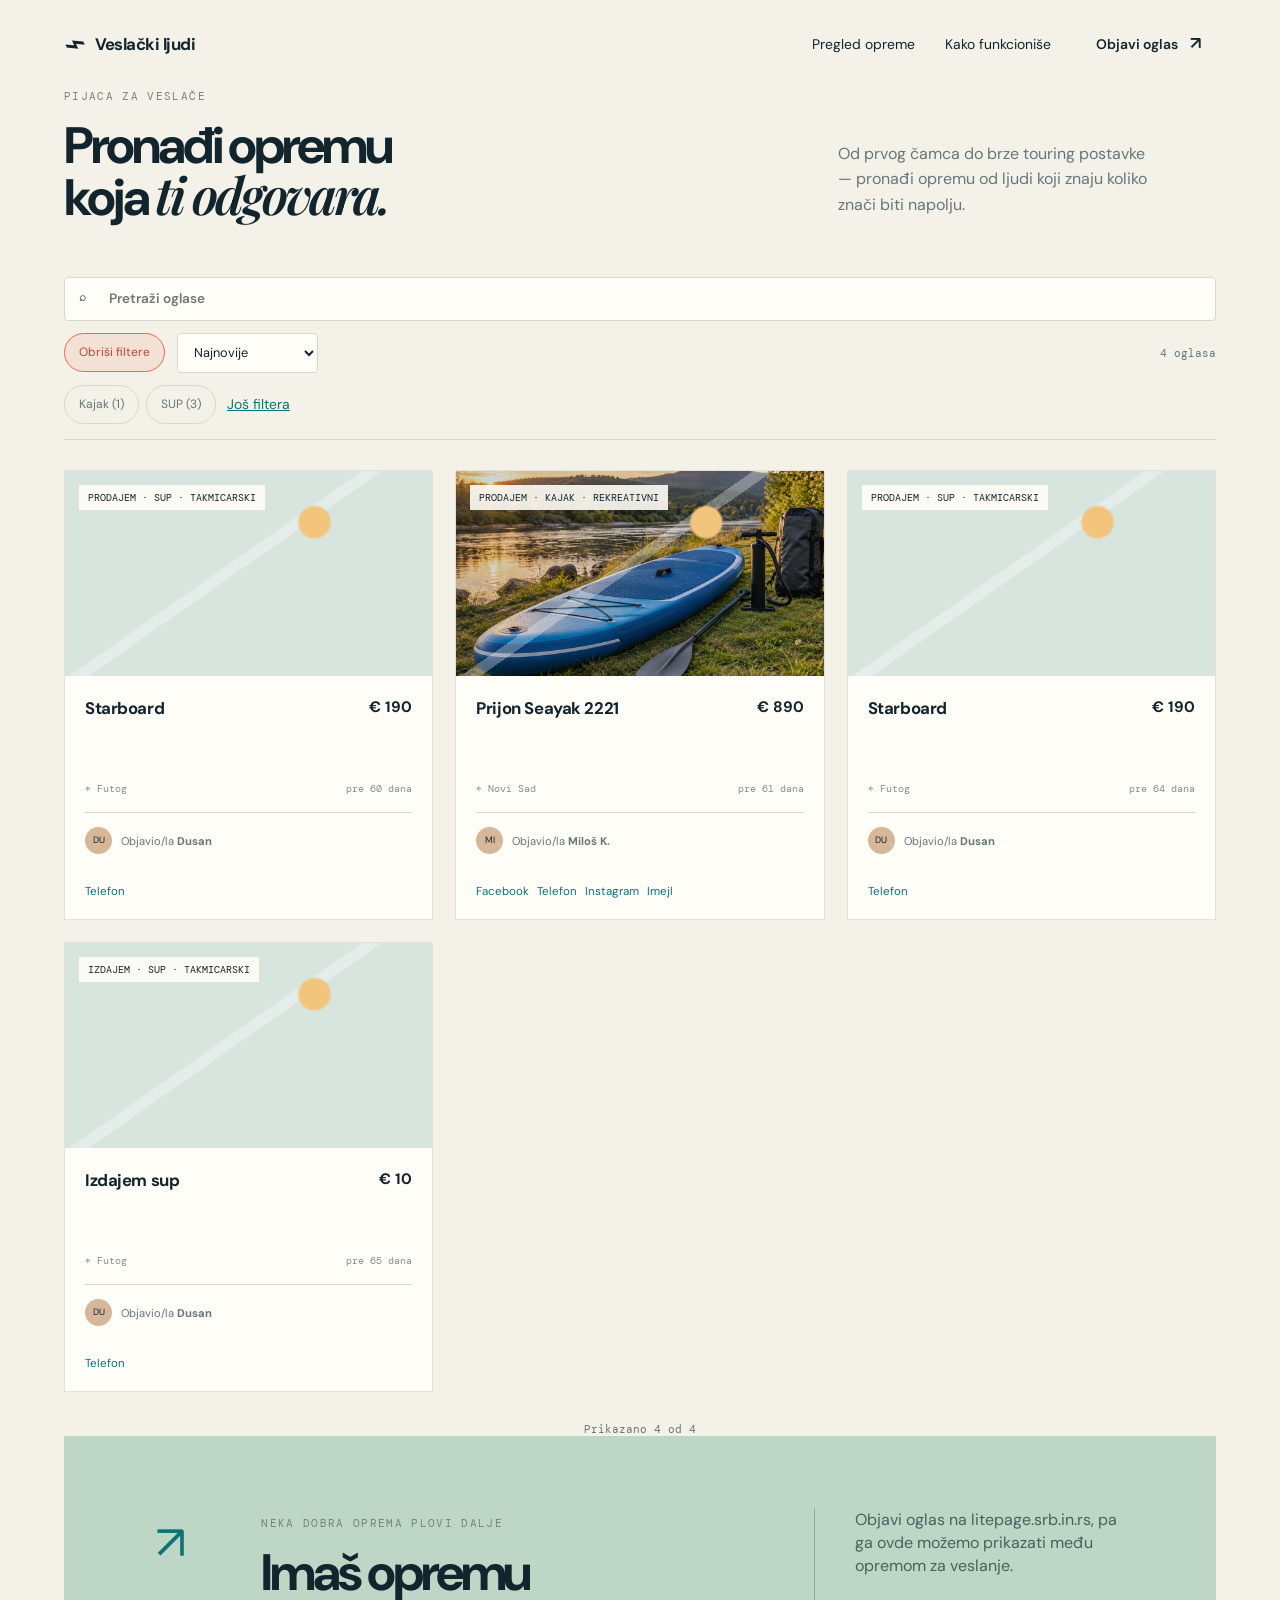
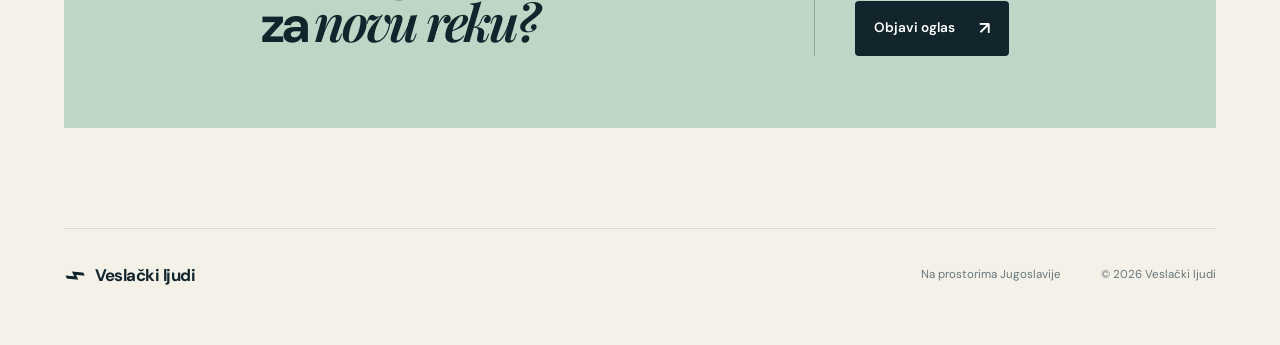
<file: index.html>
<!doctype html>
<html lang="sr">
<head><meta charset="utf-8"><meta name="viewport" content="width=device-width, initial-scale=1"><title>Veslački ljudi — oprema za veslanje, blizu tebe</title><meta name="description" content="Lokalna pijaca za kajake, kanue, SUP daske, čamce na vesla i opremu za veslanje."><meta property="og:title" content="Veslački ljudi — oprema za veslanje, blizu tebe"><meta property="og:description" content="Lokalna pijaca za kajake, kanue, SUP daske, čamce na vesla i opremu za veslanje."><meta property="og:image" content="https://oglasi.trk-po-sup.in.rs/assets/hero-paddling.png"><meta property="og:url" content="https://oglasi.trk-po-sup.in.rs/"><meta property="og:type" content="website"><meta property="og:site_name" content="Veslački ljudi"><meta name="twitter:card" content="summary_large_image">
<link rel="icon" type="image/svg+xml" href="/assets/favicon.svg"><link rel="preconnect" href="https://fonts.googleapis.com"><link rel="preconnect" href="https://fonts.gstatic.com" crossorigin><link href="https://fonts.googleapis.com/css2?family=DM+Mono:wght@400;500&family=DM+Sans:wght@400;500;600;700&family=Playfair+Display:ital,wght@0,600;1,600&display=swap" rel="stylesheet"><link rel="stylesheet" href="/assets/main.css"></head>
<body><div class="site-shell">
  <header class="topbar"><a class="brand" href="#top" aria-label="Veslački ljudi početna"><span class="brand-mark">⌁</span><span>Veslački ljudi</span></a><nav class="topnav" aria-label="Glavna navigacija"><a href="#browse">Pregled opreme</a><a href="#how-it-works">Kako funkcioniše</a><a class="button button-dark button-small" href="https://litepage.srb.in.rs" target="_blank" rel="noopener">Objavi oglas <span>↗</span></a></nav></header>
  <main id="top">
    <section class="browse-section" id="browse"><div class="section-heading"><div><p class="eyebrow eyebrow-dark">Pijaca za veslače</p><h2>Pronađi opremu<br />koja <em>ti odgovara.</em></h2></div><p class="section-intro">Od prvog čamca do brze touring postavke — pronađi opremu od ljudi koji znaju koliko znači biti napolju.</p></div><div class="toolbar" aria-label="Filteri oglasa"><label class="search-box"><span>⌕</span><input id="search-input" type="search" placeholder="Pretraži oglase" aria-label="Pretraži oglase" /></label><div class="toolbar-row"><button class="pill pill-reset" data-query="" type="button">Obriši filtere</button><select class="sort-select" id="sort-select" aria-label="Sortiranje"><option value="newest">Najnovije</option><option value="price-asc">Cena rastuće</option><option value="price-desc">Cena opadajuće</option></select><span class="result-count" id="result-count">4 oglasa</span></div><div class="filter-pills filter-row" role="group" aria-label="Filtriraj po kategoriji"><button class="pill" data-query="type:kajak">Kajak <span class="pill-count">(1)</span></button><button class="pill" data-query="type:sup">SUP <span class="pill-count">(3)</span></button><button class="text-link" id="more-filters" type="button" aria-expanded="false">Još filtera</button></div><div id="advanced-filters" hidden=""><div class="filter-pills filter-row" role="group" aria-label="Filter po vrsti oglasa"><button class="pill" data-query="kind:prodajem">Prodajem <span class="pill-count">(3)</span></button><button class="pill" data-query="kind:izdajem">Izdajem <span class="pill-count">(1)</span></button></div><div class="filter-pills filter-row" role="group" aria-label="Filter po brendu"><button class="pill" data-query="brand:prijon">Prijon <span class="pill-count">(1)</span></button><button class="pill" data-query="brand:starboard">Starboard <span class="pill-count">(3)</span></button></div><div class="filter-pills filter-row" role="group" aria-label="Filter po podtipu"><button class="pill" data-query="subtype:takmicarski">Takmicarski <span class="pill-count">(3)</span></button><button class="pill" data-query="subtype:rekreativni">Rekreativni <span class="pill-count">(1)</span></button></div><div class="filter-pills filter-row" role="group" aria-label="Filter po stanju"><button class="pill" data-query="condition:kao novo">Kao novo <span class="pill-count">(3)</span></button><button class="pill" data-query="condition:potrebna popravka">Potrebna popravka <span class="pill-count">(1)</span></button></div><div class="filter-pills filter-row" role="group" aria-label="Filter po lokaciji"><button class="pill" data-query="location:futog">Futog <span class="pill-count">(3)</span></button><button class="pill" data-query="location:novi sad">Novi Sad <span class="pill-count">(1)</span></button></div></div></div><div class="listing-grid" id="listing-grid" aria-live="polite" data-per-page="24">
      <article class="listing-card is-clickable" data-id="oglas-2026-09-19-startboard-sup" data-title="starboard" data-description="" data-search="starboard allstar prodajem sup takmicarski starboard potrebna popravka futog" data-date="1789776000" data-price-eur="190" data-kind="prodajem" data-type="sup" data-subtype="takmicarski" data-brand="starboard" data-condition="potrebna popravka" data-location="futog"><a class="card-main-link" href="/oglas/2026-09-19-startboard-sup/"><div class="listing-image"><span class="new-badge" hidden="">Novo</span><span class="listing-tag">Prodajem · SUP · Takmicarski</span></div><div class="listing-body"><div class="listing-top"><h3>Starboard</h3><strong>€ 190</strong></div><p class="listing-desc"></p><div class="listing-meta"><span>⌖ Futog</span><span>pre 60 dana</span></div><div class="listing-seller"><span class="seller-avatar">DU</span><span>Objavio/la <b>Dusan</b></span></div></div></a><div class="contact-links"><a href="tel:381641234567">Telefon</a></div></article><article class="listing-card is-clickable" data-id="oglas-2026-09-18-prijon-seayak-520" data-title="prijon seayak 2221" data-description="" data-search="prijon seayak 2221 touring kajak u odličnom stanju, spreman za duže ture i vikend avanture. stabilan na mirnoj vodi, dovoljno brz za ozbiljnije izlete.kajak je korišćen pažljivo i čuvan u zatvorenom prostoru. uz njega dolazi zaštita za prskanje, sedište i osnovna oprema za transport.preuzimanje: novi sad ili dogovor oko dostave. piši milošu za dodatne fotografije, mere i dogovor oko gledanja opreme. prodajem kajak rekreativni prijon kao novo novi sad" data-date="1789689600" data-price-eur="890" data-kind="prodajem" data-type="kajak" data-subtype="rekreativni" data-brand="prijon" data-condition="kao novo" data-location="novi sad"><a class="card-main-link" href="/oglas/2026-09-18-prijon-seayak-520/"><div class="listing-image" style="background-image:linear-gradient(90deg,rgba(18,36,44,.2),rgba(18,36,44,.05)),url('/assets/thumbs/kayak-01.png');background-size:cover;background-position:center"><span class="new-badge" hidden="">Novo</span><span class="listing-tag">Prodajem · Kajak · Rekreativni</span></div><div class="listing-body"><div class="listing-top"><h3>Prijon Seayak 2221</h3><strong>€ 890</strong></div><p class="listing-desc"></p><div class="listing-meta"><span>⌖ Novi Sad</span><span>pre 61 dana</span></div><div class="listing-seller"><span class="seller-avatar">MI</span><span>Objavio/la <b>Miloš K.</b></span></div></div></a><div class="contact-links"><a href="https://facebook.com/milos.k" target="_blank" rel="noopener">Facebook</a><a href="tel:381641234567">Telefon</a><a href="https://instagram.com/milos.paddles" target="_blank" rel="noopener">Instagram</a><a href="mailto:milos@example.com">Imejl</a></div></article><article class="listing-card is-clickable" data-id="oglas-2026-09-15-startboard-sup" data-title="starboard" data-description="" data-search="starboard allstartouring kajak u odličnom stanju, spreman za duže ture i vikend avanture. stabilan na mirnoj vodi, dovoljno brz za ozbiljnije izlete.kajak je korišćen pažljivo i čuvan u zatvorenom prostoru. uz njega dolazi zaštita za prskanje, sedište i osnovna oprema za transport.preuzimanje: novi sad ili dogovor oko dostave. piši milošu za dodatne fotografije, mere i dogovor oko gledanja opreme. prodajem sup takmicarski starboard kao novo futog" data-date="1789430400" data-price-eur="190" data-kind="prodajem" data-type="sup" data-subtype="takmicarski" data-brand="starboard" data-condition="kao novo" data-location="futog"><a class="card-main-link" href="/oglas/2026-09-15-startboard-sup/"><div class="listing-image"><span class="new-badge" hidden="">Novo</span><span class="listing-tag">Prodajem · SUP · Takmicarski</span></div><div class="listing-body"><div class="listing-top"><h3>Starboard</h3><strong>€ 190</strong></div><p class="listing-desc"></p><div class="listing-meta"><span>⌖ Futog</span><span>pre 64 dana</span></div><div class="listing-seller"><span class="seller-avatar">DU</span><span>Objavio/la <b>Dusan</b></span></div></div></a><div class="contact-links"><a href="tel:381641234567">Telefon</a></div></article><article class="listing-card is-clickable" data-id="oglas-2026-09-14-izdajem-sup-futog" data-title="izdajem sup" data-description="" data-search="izdajem sup allstar izdajem sup takmicarski starboard kao novo futog" data-date="1789344000" data-price-eur="10" data-kind="izdajem" data-type="sup" data-subtype="takmicarski" data-brand="starboard" data-condition="kao novo" data-location="futog"><a class="card-main-link" href="/oglas/2026-09-14-izdajem-sup-futog/"><div class="listing-image"><span class="new-badge" hidden="">Novo</span><span class="listing-tag">Izdajem · SUP · Takmicarski</span></div><div class="listing-body"><div class="listing-top"><h3>Izdajem sup</h3><strong>€ 10</strong></div><p class="listing-desc"></p><div class="listing-meta"><span>⌖ Futog</span><span>pre 65 dana</span></div><div class="listing-seller"><span class="seller-avatar">DU</span><span>Objavio/la <b>Dusan</b></span></div></div></a><div class="contact-links"><a href="tel:381641234567">Telefon</a></div></article>
    </div><div class="show-more"><p class="shown-count" id="shown-count" hidden=""></p><button class="pill" id="show-more" type="button" hidden="">Prikaži još</button></div><div class="empty-state" id="empty-state" hidden=""><span>⌁</span><h3>Nema oglasa za ovu pretragu.</h3><p class="empty-actions"><button class="pill" id="clear-search" type="button">Obriši pretragu</button> <button class="pill" id="clear-all" type="button">Obriši filtere</button></p></div></section>
    <section class="sell-banner" id="how-it-works"><div class="sell-icon">↗</div><div><p class="eyebrow eyebrow-dark">Neka dobra oprema plovi dalje</p><h2>Imaš opremu<br />za <em>novu reku?</em></h2></div><div class="sell-side"><p>Objavi oglas na litepage.srb.in.rs, pa ga ovde možemo prikazati među opremom za veslanje.</p><a class="button button-dark" href="https://litepage.srb.in.rs" target="_blank" rel="noopener">Objavi oglas <span>↗</span></a></div></section>
  </main>
  <footer class="footer"><div class="brand"><span class="brand-mark">⌁</span><span>Veslački ljudi</span></div><p>Na prostorima Jugoslavije</p><p>© 2026 Veslački ljudi</p></footer>
</div>
<style>.toolbar .pill.is-pressed{animation:filter-pill-press 150ms ease-in-out}@keyframes filter-pill-press{0%{transform:scale(1)}50%{transform:scale(.95)}100%{transform:scale(1)}}</style>

<script>document.addEventListener('click',event=>{const pill=event.target.closest('.toolbar .pill');if(!pill)return;pill.classList.remove('is-pressed');void pill.offsetWidth;pill.classList.add('is-pressed')});document.addEventListener('animationend',event=>{if(event.animationName==='filter-pill-press')event.target.classList.remove('is-pressed')});</script>


<script>
  const cards=[...document.querySelectorAll('.listing-card')];
  const grid=document.querySelector('#listing-grid');
  const searchInput=document.querySelector('#search-input');
  const sortSelect=document.querySelector('#sort-select');
  const pills=[...document.querySelectorAll('[data-query]')].filter(pill=>pill.dataset.query);
  const resetPill=document.querySelector('[data-query=""]');
  const moreFilters=document.querySelector('#more-filters');const advancedFilters=document.querySelector('#advanced-filters');
  const resultOne="oglas";const resultMany="oglasa";
  const sortOrders=['newest','price-asc','price-desc'];let sortChosen=false;
  // Only the first perPage matching cards show; "Prikaži još" shows perPage more.
  const perPage=Number(grid.dataset.perPage)||24;let shownLimit=perPage;
  // Lower-cases and drops diacritics so "odlicnom" matches "odličnom"; "đ" counts as "dj".
  const foldText=text=>text.toLowerCase().replace(/đ/g,'dj').normalize('NFD').replace(/[̀-ͯ]/g,'');
  cards.forEach(card=>{card.dataset.searchFolded=foldText(card.dataset.search)});
  // A pill's data-query is "group:value"; the card keeps that value in data-<group>.
  const pillParts=pill=>{const query=pill.dataset.query;const at=query.indexOf(':');return{group:query.slice(0,at),value:query.slice(at+1)}};
  function syncUrl(){const params=new URLSearchParams();const query=searchInput.value.trim();const filters=pills.filter(pill=>pill.classList.contains('is-active')).map(pill=>pill.dataset.query);if(query)params.set('search',query);if(filters.length)params.set('filters',filters.join(','));if(sortChosen)params.set('sort',sortSelect.value);const suffix=params.toString();history.replaceState(history.state,'',`${location.pathname}${suffix?`?${suffix}`:''}${location.hash}`)}
  // Listings without a comparable price (no fixed price, unknown currency) sort last in both price orders.
  const priceOf=card=>card.dataset.priceEur===''?null:parseFloat(card.dataset.priceEur);
  function sortCards(){const order=sortSelect.value;[...cards].sort((a,b)=>{if(order==='newest')return Number(b.dataset.date)-Number(a.dataset.date);const pa=priceOf(a),pb=priceOf(b);if(pa===null||pb===null)return(pa===null)-(pb===null);return order==='price-asc'?pa-pb:pb-pa}).forEach(card=>grid.appendChild(card))}
  // A card passes the active pills when, for every group with an active pill (except skipGroup),
  // it has one of that group's active values.
  const passesGroups=(card,groups,skipGroup)=>Object.keys(groups).every(group=>group===skipGroup||groups[group].includes(card.dataset[group]));
  // Each pill counts the cards that have its value and pass the search and the other groups' pills;
  // a pill with no such card is hidden unless it is active.
  function updatePills(groups,passesSearch){pills.forEach(pill=>{const{group,value}=pillParts(pill);const count=cards.filter(card=>passesSearch.get(card)&&card.dataset[group]===value&&passesGroups(card,groups,group)).length;const countEl=pill.querySelector('.pill-count');if(countEl)countEl.textContent=`(${count})`;pill.hidden=count===0&&!pill.classList.contains('is-active')})}
  // Shows a card when it contains the search text in one of its fields, and, for every group
  // with an active pill, matches at least one active value of that group; then sorts the cards.
  function applyFilters(keepLimit){if(keepLimit!==true)shownLimit=perPage;const groups={};pills.filter(pill=>pill.classList.contains('is-active')).forEach(pill=>{const{group,value}=pillParts(pill);(groups[group]=groups[group]||[]).push(value)});const query=foldText(searchInput.value.trim());const passesSearch=new Map(cards.map(card=>[card,!query||card.dataset.searchFolded.includes(query)]));const matches=new Set(cards.filter(card=>passesSearch.get(card)&&passesGroups(card,groups)));updatePills(groups,passesSearch);sortCards();let shown=0;[...grid.querySelectorAll('.listing-card')].forEach(card=>{const visible=matches.has(card)&&shown<shownLimit;if(visible)shown++;card.hidden=!visible});const count=matches.size;const shownLine=document.querySelector('#shown-count');shownLine.textContent=`Prikazano ${shown} od ${count}`;shownLine.hidden=shown===0;document.querySelector('#show-more').hidden=shown>=count;document.querySelector('#result-count').textContent=`${count} ${count===1?resultOne:resultMany}`;document.querySelector('#empty-state').hidden=count!==0;syncUrl()}
  document.querySelector('#show-more').addEventListener('click',()=>{shownLimit+=perPage;applyFilters(true)});
  document.querySelector('#clear-search')?.addEventListener('click',()=>{searchInput.value='';applyFilters()});
  document.querySelector('#clear-all')?.addEventListener('click',()=>resetPill.click());
  pills.forEach(pill=>pill.addEventListener('click',()=>{pill.classList.toggle('is-active');applyFilters()}));
  resetPill?.addEventListener('click',()=>{pills.forEach(pill=>pill.classList.remove('is-active'));searchInput.value='';applyFilters()});
  searchInput.addEventListener('input',applyFilters);
  sortSelect.addEventListener('change',()=>{sortChosen=true;applyFilters()});
  const setAdvancedOpen=open=>{advancedFilters.hidden=!open;moreFilters.setAttribute('aria-expanded',String(open));moreFilters.textContent=open?'Sakrij filtere':'Još filtera'};
  moreFilters?.addEventListener('click',()=>setAdvancedOpen(advancedFilters.hidden));
  // Restore from the URL; older links carried pills as "group:value" words inside ?search=.
  const urlParams=new URLSearchParams(location.search);const restored=(urlParams.get('filters')||'').split(',').filter(Boolean);const words=[];(urlParams.get('search')||'').match(/\S+:"[^"]*"|\S+/g)?.forEach(word=>{const plain=word.replace(/^\+/,'').replace(/"/g,'');if(pills.some(pill=>pill.dataset.query===plain))restored.push(plain);else words.push(word)});searchInput.value=words.join(' ');pills.forEach(pill=>{if(restored.includes(pill.dataset.query))pill.classList.add('is-active')});if(sortOrders.includes(urlParams.get('sort'))){sortSelect.value=urlParams.get('sort');sortChosen=true}if(advancedFilters&&pills.some(pill=>pill.classList.contains('is-active')&&advancedFilters.contains(pill)))setAdvancedOpen(true);applyFilters();
  // Remember where the visitor left this page, so the listing page's back link and the
  // browser's Back button return to the same filters and scroll position.
  history.scrollRestoration='manual';
  const navigation=performance.getEntriesByType('navigation')[0];const fromBackLink=sessionStorage.getItem('listings:restore-scroll')==='1';sessionStorage.removeItem('listings:restore-scroll');
  if(navigation?.type==='back_forward'||fromBackLink)window.scrollTo(0,Number(sessionStorage.getItem('listings:home-scroll'))||0);
  addEventListener('pagehide',()=>{sessionStorage.setItem('listings:home-url',location.pathname+location.search);sessionStorage.setItem('listings:home-scroll',String(scrollY))});
</script>
<script src="/assets/visits.js"></script>
</body></html>
</file>
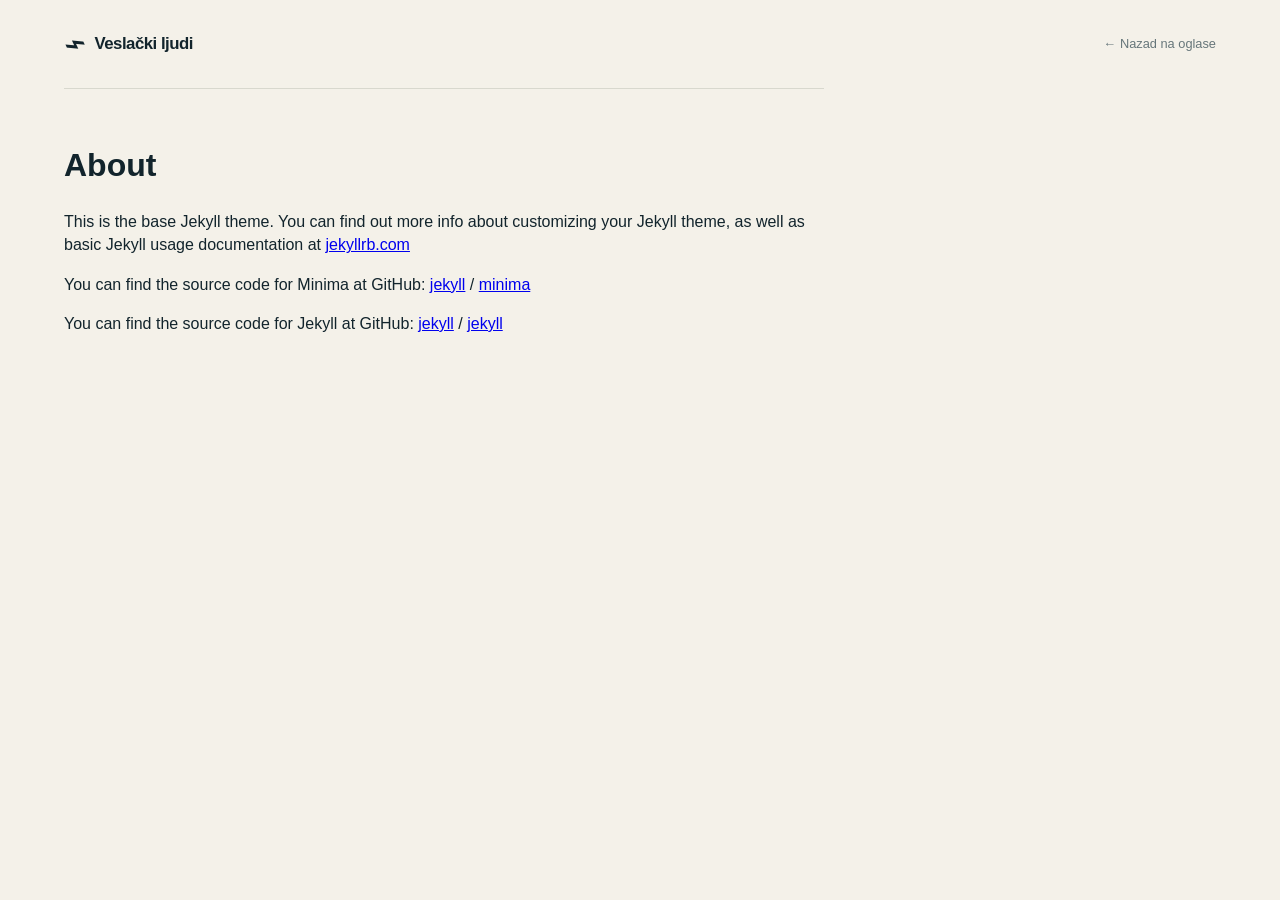
<file: about/index.html>
<!doctype html>
<html lang="sr">
<head>
  <meta charset="utf-8"><meta name="viewport" content="width=device-width, initial-scale=1">
  <title>About — Veslački ljudi</title>
  <link rel="icon" type="image/svg+xml" href="/assets/favicon.svg">
  <link rel="stylesheet" href="/assets/main.css">
</head>
<body>
  <div class="site-shell">
    <header class="topbar"><a class="brand" href="/" aria-label="Veslački ljudi početna"><span class="brand-mark">⌁</span><span>Veslački ljudi</span></a><a class="back-link" href="/">← Nazad na oglase</a></header>
    <main class="post-description"><h1>About</h1><p>This is the base Jekyll theme. You can find out more info about customizing your Jekyll theme, as well as basic Jekyll usage documentation at <a href="https://jekyllrb.com/">jekyllrb.com</a></p>

<p>You can find the source code for Minima at GitHub:
<a href="https://github.com/jekyll">jekyll</a> /
<a href="https://github.com/jekyll/minima">minima</a></p>

<p>You can find the source code for Jekyll at GitHub:
<a href="https://github.com/jekyll">jekyll</a> /
<a href="https://github.com/jekyll/jekyll">jekyll</a></p>

</main>
  </div>
</body>
</html>
</file>
<file: assets/main.css>
:root{--ink:#12242c;--muted:#66767a;--paper:#f4f1e9;--panel:#fffdf8;--line:#d8d8ce;--accent:#ef684d;--teal:#0b7376;--dark:#12242c}*{box-sizing:border-box}html{scroll-behavior:smooth}body{margin:0;background:var(--paper);color:var(--ink);font-family:'DM Sans',sans-serif;font-size:16px;line-height:1.45}button,input,select,textarea{font:inherit}button{cursor:pointer}.site-shell{max-width:1440px;margin:auto;padding:0 5vw}.topbar{height:88px;display:flex;align-items:center;justify-content:space-between}.brand{color:var(--ink);display:flex;align-items:center;gap:9px;font-weight:700;letter-spacing:-.03em;text-decoration:none;font-size:1.05rem}.brand-mark{font-family:Georgia;font-size:2.25rem;font-weight:400;line-height:.5;transform:rotate(-25deg);display:inline-block}.topnav{display:flex;align-items:center;gap:30px}.topnav a,.text-link{color:var(--ink);text-decoration:none;font-size:.87rem;background:none;border:0}.button{border:0;border-radius:4px;display:inline-flex;align-items:center;justify-content:center;gap:24px;padding:15px 19px;text-decoration:none;font-weight:600;font-size:.85rem;transition:transform .18s,background .18s}.button:hover{transform:translateY(-2px)}.button span{font-size:1.1rem}.button-dark{background:var(--dark);color:#fff}.button-accent{background:var(--accent);color:#fff}.button-small{padding:11px 15px;gap:12px}.hero{min-height:590px;background:var(--dark);color:#fff;display:grid;grid-template-columns:45% 55%;position:relative;overflow:hidden}.hero-copy{padding:100px 40px 60px 8%;position:relative;z-index:2}.eyebrow{font-family:'DM Mono',monospace;text-transform:uppercase;letter-spacing:.12em;font-size:.7rem;margin:0 0 25px;color:#c2cbc5}.eyebrow-dot{display:inline-block;width:7px;height:7px;background:var(--accent);border-radius:50%;margin-right:8px}.hero h1{font-size:clamp(3.2rem,5.3vw,5.7rem);line-height:.94;letter-spacing:-.07em;margin:0 0 30px;font-weight:600}.hero h1 em,.section-heading em,.sell-banner em{font-family:'Playfair Display',serif;font-weight:600}.hero-text{color:#c7d1cc;max-width:365px;line-height:1.65;margin:0 0 36px}.hero-actions{display:flex;gap:25px;align-items:center}.text-link{color:#fff;padding:0}.hero-proof{display:flex;align-items:center;gap:13px;color:#9eafaa;font-size:.75rem;margin-top:56px}.avatar-stack{display:flex}.avatar-stack i,.seller-avatar{font-style:normal;border:2px solid var(--dark);background:#c8aa83;border-radius:50%;width:31px;height:31px;display:grid;place-items:center;font-size:.58rem;color:var(--dark);margin-right:-7px}.avatar-stack i:nth-child(2){background:#8fc0bc}.avatar-stack i:nth-child(3){background:#e9d2a7}.hero-visual{background:linear-gradient(90deg,rgba(18,36,44,.52),transparent 45%),url('/assets/hero-paddling.png') center/cover;min-height:590px}.hero-note{position:absolute;right:4%;bottom:28px;display:flex;gap:15px;align-items:flex-start;font-family:'DM Mono',monospace;text-transform:uppercase;font-size:.62rem;letter-spacing:.08em;color:#d2ddd7}.hero-note span:first-child{color:var(--accent);font-size:1.25rem}.browse-section{}.section-heading{display:flex;justify-content:space-between;gap:40px;align-items:flex-end;margin-bottom:54px}.eyebrow-dark{color:#77817c;margin-bottom:17px}.section-heading h2,.sell-banner h2{font-size:clamp(2.4rem,4vw,4.2rem);line-height:.96;letter-spacing:-.06em;margin:0}.section-intro{max-width:320px;color:var(--muted);line-height:1.6;margin:0 5% 5px 0}.toolbar{display:flex;align-items:center;gap:20px;border-bottom:1px solid var(--line);padding-bottom:15px;margin-bottom:30px}.search-box{height:44px;background:var(--panel);border:1px solid var(--line);border-radius:4px;display:flex;align-items:center;padding:0 14px;gap:10px;width:270px;color:var(--muted)}.search-box input{border:0;outline:0;background:none;width:100%;font-size:.85rem}.filter-pills{display:flex;gap:7px;flex-wrap:wrap}.pill{background:transparent;border:1px solid var(--line);padding:10px 14px;border-radius:30px;color:var(--muted);font-size:.75rem}.pill:hover{background:transparent;border-color:var(--dark);color:var(--dark)}.pill.is-active{background:var(--dark);border-color:var(--dark);color:#fff}.pill.is-active:hover{background:#2e4a55;border-color:#2e4a55;color:#fff}.result-count{margin-left:auto;color:var(--muted);font: .7rem 'DM Mono',monospace}.listing-grid{display:grid;grid-template-columns:repeat(3,1fr);gap:22px}.listing-card{background:var(--panel);border:1px solid #e3e2d8;min-width:0}.listing-image{height:205px;position:relative;overflow:hidden;display:grid;place-items:center;background:#d8e5df}.listing-image:before{content:'';position:absolute;inset:0;background:radial-gradient(circle at 68% 25%,#f3c47b 0 5%,transparent 6%),linear-gradient(145deg,transparent 45%,rgba(255,255,255,.3) 45% 48%,transparent 48%)}.art-sup{background:#d7e3c7}.art-canoe{background:#d9c9ad}.art-paddle{background:#e9e0ce}.art-river{background:#b4d3cf}.art-board{background:#d8d4c2}.card-art{font-size:7rem;line-height:1;color:rgba(18,36,44,.8);font-family:Georgia;transform:rotate(-12deg);position:relative;z-index:1}.listing-tag{position:absolute;left:14px;top:14px;background:rgba(255,253,248,.9);padding:6px 9px;font: .62rem 'DM Mono',monospace;text-transform:uppercase;z-index:2}.uploaded-photo{position:absolute;inset:0;width:100%;height:100%;object-fit:cover;z-index:3}.listing-body{padding:20px 20px 18px}.listing-top{display:flex;justify-content:space-between;gap:8px}.listing-top h3{margin:0;font-size:1.05rem;letter-spacing:-.025em}.listing-top strong{font-size:.95rem;white-space:nowrap}.listing-desc{font-size:.8rem;color:var(--muted);min-height:35px;margin:10px 0 17px}.listing-meta{display:flex;justify-content:space-between;color:#81908d;font:.65rem 'DM Mono',monospace;padding-bottom:17px;border-bottom:1px solid var(--line)}.listing-seller{display:flex;align-items:center;gap:9px;font-size:.7rem;color:var(--muted);padding-top:14px}.seller-avatar{width:27px;height:27px;background:#d7b79a;margin:0;border:0}.listing-seller a{margin-left:auto;color:var(--teal);text-decoration:none;font-weight:600}.empty-state{text-align:center;padding:70px;color:var(--muted)}.empty-state span{font-size:3rem;color:var(--accent)}.empty-state h3{color:var(--ink)}.sell-banner{background:#bdd6c5;display:grid;grid-template-columns:80px 1fr 32%;gap:25px;align-items:center;padding:72px 8%;margin-bottom:100px}.sell-icon{font-size:3rem;color:var(--teal);align-self:start}.sell-side{border-left:1px solid rgba(18,36,44,.25);padding-left:40px;color:#45625f}.sell-side p{margin:0 0 23px;max-width:300px}.footer{border-top:1px solid var(--line);padding:26px 0 50px;display:flex;gap:40px;align-items:center;font-size:.72rem;color:var(--muted)}.footer p:nth-of-type(1){margin-left:auto}.modal-backdrop{position:fixed;inset:0;background:rgba(10,25,30,.72);z-index:10;display:grid;place-items:center;padding:20px;overflow-y:auto}.modal-backdrop[hidden]{display:none}.modal{background:var(--paper);max-width:650px;width:100%;padding:42px;position:relative;max-height:calc(100vh - 40px);overflow-y:auto}.modal h2{font-size:3.5rem;letter-spacing:-.06em;margin:0 0 10px}.modal-lede{color:var(--muted);max-width:420px;margin-bottom:27px}.modal-close{position:absolute;right:20px;top:15px;border:0;background:none;font-size:2rem;color:var(--muted)}form{display:grid;gap:16px}label{display:grid;gap:6px;font-size:.72rem;font-weight:600;color:var(--ink)}input,select,textarea{border:1px solid var(--line);background:var(--panel);border-radius:3px;padding:12px 13px;outline-color:var(--teal);font-size:.85rem;color:var(--ink)}textarea{resize:vertical}.form-row{display:grid;grid-template-columns:1fr 1fr;gap:14px}.file-help,.form-note{font-size:.68rem;font-weight:400;color:var(--muted)}.form-submit{margin-top:4px}.modal-open{overflow:hidden}
@media(max-width:900px){.site-shell{padding:0 20px}.topnav a{display:none}.hero{grid-template-columns:1fr;min-height:700px}.hero-copy{padding:70px 30px 40px}.hero-visual{position:absolute;inset:35% 0 0;opacity:.6;min-height:0}.hero-copy{background:linear-gradient(180deg,var(--dark) 60%,transparent)}.hero-note{right:20px}.section-heading{display:block}.section-intro{margin-top:25px}.toolbar{align-items:flex-start;flex-wrap:wrap}.search-box{width:100%}.result-count{margin-left:0}.listing-grid{grid-template-columns:repeat(2,1fr)}.sell-banner{grid-template-columns:45px 1fr;padding:50px 30px}.sell-side{grid-column:2;padding-left:0;border-left:0}.footer{flex-wrap:wrap;gap:15px}.footer p:nth-of-type(1){margin-left:0;width:100%}}
@media(max-width:580px){.topbar{height:72px}.button-small{font-size:.72rem}.hero h1{font-size:3.5rem}.hero-copy{padding:65px 20px 35px}.hero-text{font-size:.95rem}.browse-section{padding:75px 0}.listing-grid{grid-template-columns:1fr}.listing-image{height:225px}.sell-banner{display:block}.sell-icon{margin-bottom:20px}.sell-side{margin-top:25px}.modal{padding:30px 22px}.modal h2{font-size:2.8rem}.form-row{grid-template-columns:1fr}.footer{padding-bottom:30px}}
.back-link{color:var(--muted);text-decoration:none;font-size:.8rem}.post-page{padding:62px 0 105px}.post-kicker{display:flex;justify-content:space-between;align-items:center;border-bottom:1px solid var(--line);padding-bottom:18px}.post-time{font:.68rem 'DM Mono',monospace;color:var(--muted)}.post-layout{display:grid;grid-template-columns:38% 62%;gap:70px;padding:54px 0 85px}.post-copy h1{font-size:clamp(3rem,5vw,5.4rem);line-height:.94;letter-spacing:-.07em;margin:0 0 18px}.post-price{font-size:1.35rem;font-weight:600;margin-bottom:28px}.post-lede{font-size:1.05rem;color:var(--muted);line-height:1.7;max-width:430px}.post-facts{border-top:1px solid var(--line);border-bottom:1px solid var(--line);margin:40px 0 26px}.post-facts div{display:flex;justify-content:space-between;padding:13px 0;font-size:.8rem}.post-facts span{color:var(--muted)}.post-facts strong{font-weight:500}.post-contact{display:flex;align-items:center;justify-content:space-between;gap:15px}.post-contact>div{display:flex;align-items:center;gap:11px}.post-contact small,.post-contact strong{display:block}.post-contact small{font:.65rem 'DM Mono',monospace;color:var(--muted);margin-bottom:3px}.post-contact strong{font-size:.78rem}.gallery-grid{display:grid;grid-template-columns:repeat(2,1fr);gap:10px}.gallery-item{position:relative;display:block;overflow:hidden;background:#d8e5df;min-height:190px}.gallery-item.gallery-main{grid-row:span 2;min-height:390px}.gallery-item img{width:100%;height:100%;display:block;object-fit:cover;transition:transform .4s}.gallery-item:hover img{transform:scale(1.04)}.gallery-count{position:absolute;right:10px;bottom:10px;background:rgba(18,36,44,.78);color:#fff;padding:5px 8px;font:.62rem 'DM Mono',monospace}.gallery-hint{font:.65rem 'DM Mono',monospace;color:var(--muted);margin:14px 0}.post-description{border-top:1px solid var(--line);padding-top:32px;max-width:760px}.post-description>div{font-size:1rem;line-height:1.8;color:var(--muted)}.post-description strong{color:var(--ink)}
@media(max-width:900px){.post-layout{grid-template-columns:1fr;gap:45px}.post-copy{max-width:650px}.gallery-item.gallery-main{min-height:320px}}
@media(max-width:580px){.post-page{padding-top:35px}.post-kicker{align-items:flex-start;gap:15px}.post-contact{align-items:flex-start;flex-direction:column}.post-contact .button{width:100%}.gallery-item{min-height:140px}.gallery-item.gallery-main{min-height:280px}.post-layout{padding-top:38px}}
.listing-detail-link{display:block;margin-top:13px;color:var(--teal);font-size:.75rem;font-weight:600;text-decoration:none}.listing-detail-link:hover{text-decoration:underline}
.listing-card.is-clickable{cursor:pointer}.listing-card.is-clickable:focus-visible{outline:3px solid var(--accent);outline-offset:3px}.place-box{width:150px}
.contact-links,.post-contact-links{display:flex;gap:8px;flex-wrap:wrap}.contact-links{margin-top:12px;font-size:.72rem}.contact-links a,.post-contact-links a{color:var(--teal);text-decoration:none}.contact-links a:hover,.post-contact-links a:hover{text-decoration:underline}.post-contact-links{margin-top:4px;font-size:.78rem}.post-contact-links a:not(:last-child)::after{content:' ·';color:var(--muted);margin-left:8px}.contact-fields{display:grid;grid-template-columns:repeat(2,1fr);gap:14px}.contact-fields label{display:grid}
.listing-card{color:inherit;text-decoration:none}.listing-card[hidden]{display:none}
@media(max-width:580px){.contact-fields{grid-template-columns:1fr}}
.listing-card{display:block}
.filter-pills[hidden]{display:none}
.toolbar #advanced-filters{flex-basis:100%;width:100%}
.listing-card{display:flex;flex-direction:column}.listing-image{width:100%;flex:0 0 auto}.listing-body{width:100%;flex:1}
.card-main-link{display:block;color:inherit;text-decoration:none}.listing-card>.contact-links{padding:0 20px 18px}
.toolbar{flex-wrap:wrap}.toolbar #advanced-filters{flex-basis:100%;width:100%;order:10}.toolbar .result-count{order:11}
.filter-presence{display:flex;align-items:center;gap:6px;margin-left:auto;font-size:.7rem;color:var(--muted);font-weight:400;white-space:nowrap}.filter-presence input{width:auto;padding:0}
.toolbar{display:grid;grid-template-columns:minmax(0,1fr) auto;gap:12px 20px;align-items:center}.toolbar>.search-box{grid-column:1/-1;width:100%}.toolbar>.filter-row{grid-column:1}.toolbar>#more-filters{grid-column:2;grid-row:2;justify-self:start}.toolbar>#advanced-filters{grid-column:1/-1;width:100%;order:initial}.toolbar>.result-count{grid-column:2;grid-row:3;margin-left:0}.filter-presence{order:-1;margin-left:0;font-size:0}.filter-presence:has(input:checked){font-size:.7rem}
.toolbar{grid-template-columns:minmax(0,1fr) auto auto}.toolbar>.pill-reset{grid-column:2;grid-row:2;justify-self:start}.toolbar>#more-filters{grid-column:3;grid-row:2;justify-self:start}.toolbar>.result-count{grid-column:3}.pill-reset{background:rgba(239,104,77,.12);border-color:var(--accent);color:#b94735}.pill-reset:hover{background:var(--accent);border-color:var(--accent);color:#fff}.toolbar .text-link{color:var(--teal);padding:0;text-decoration:underline}
.toolbar{display:flex;flex-direction:column;align-items:stretch;gap:12px}.toolbar>.search-box{width:100%}.toolbar-row{display:flex;align-items:center;gap:12px;flex-wrap:wrap}.toolbar-row>.sort-select{height:40px;padding:0 12px;border:1px solid var(--line);border-radius:4px;background:var(--panel);color:var(--ink);font-size:.8rem}.toolbar-row>.result-count{margin-left:auto}.filter-row>#more-filters{align-self:center;margin-left:4px}.pill[hidden]{display:none}.empty-actions{display:flex;gap:8px;justify-content:center;flex-wrap:wrap}
.show-more{display:flex;flex-direction:column;align-items:center;gap:10px;margin-top:30px}.shown-count{margin:0;color:var(--muted);font:.7rem 'DM Mono',monospace}.shown-count[hidden],#show-more[hidden]{display:none}
.new-badge{position:absolute;right:14px;top:14px;z-index:4;background:var(--accent);color:#fff;padding:6px 9px;font:.62rem 'DM Mono',monospace;text-transform:uppercase;letter-spacing:.06em}.new-badge[hidden]{display:none}.share{display:flex;align-items:center;gap:10px;margin:18px 0 0}.share-copied{color:var(--teal);font-size:.8rem}.share-copied[hidden]{display:none}
</file>
